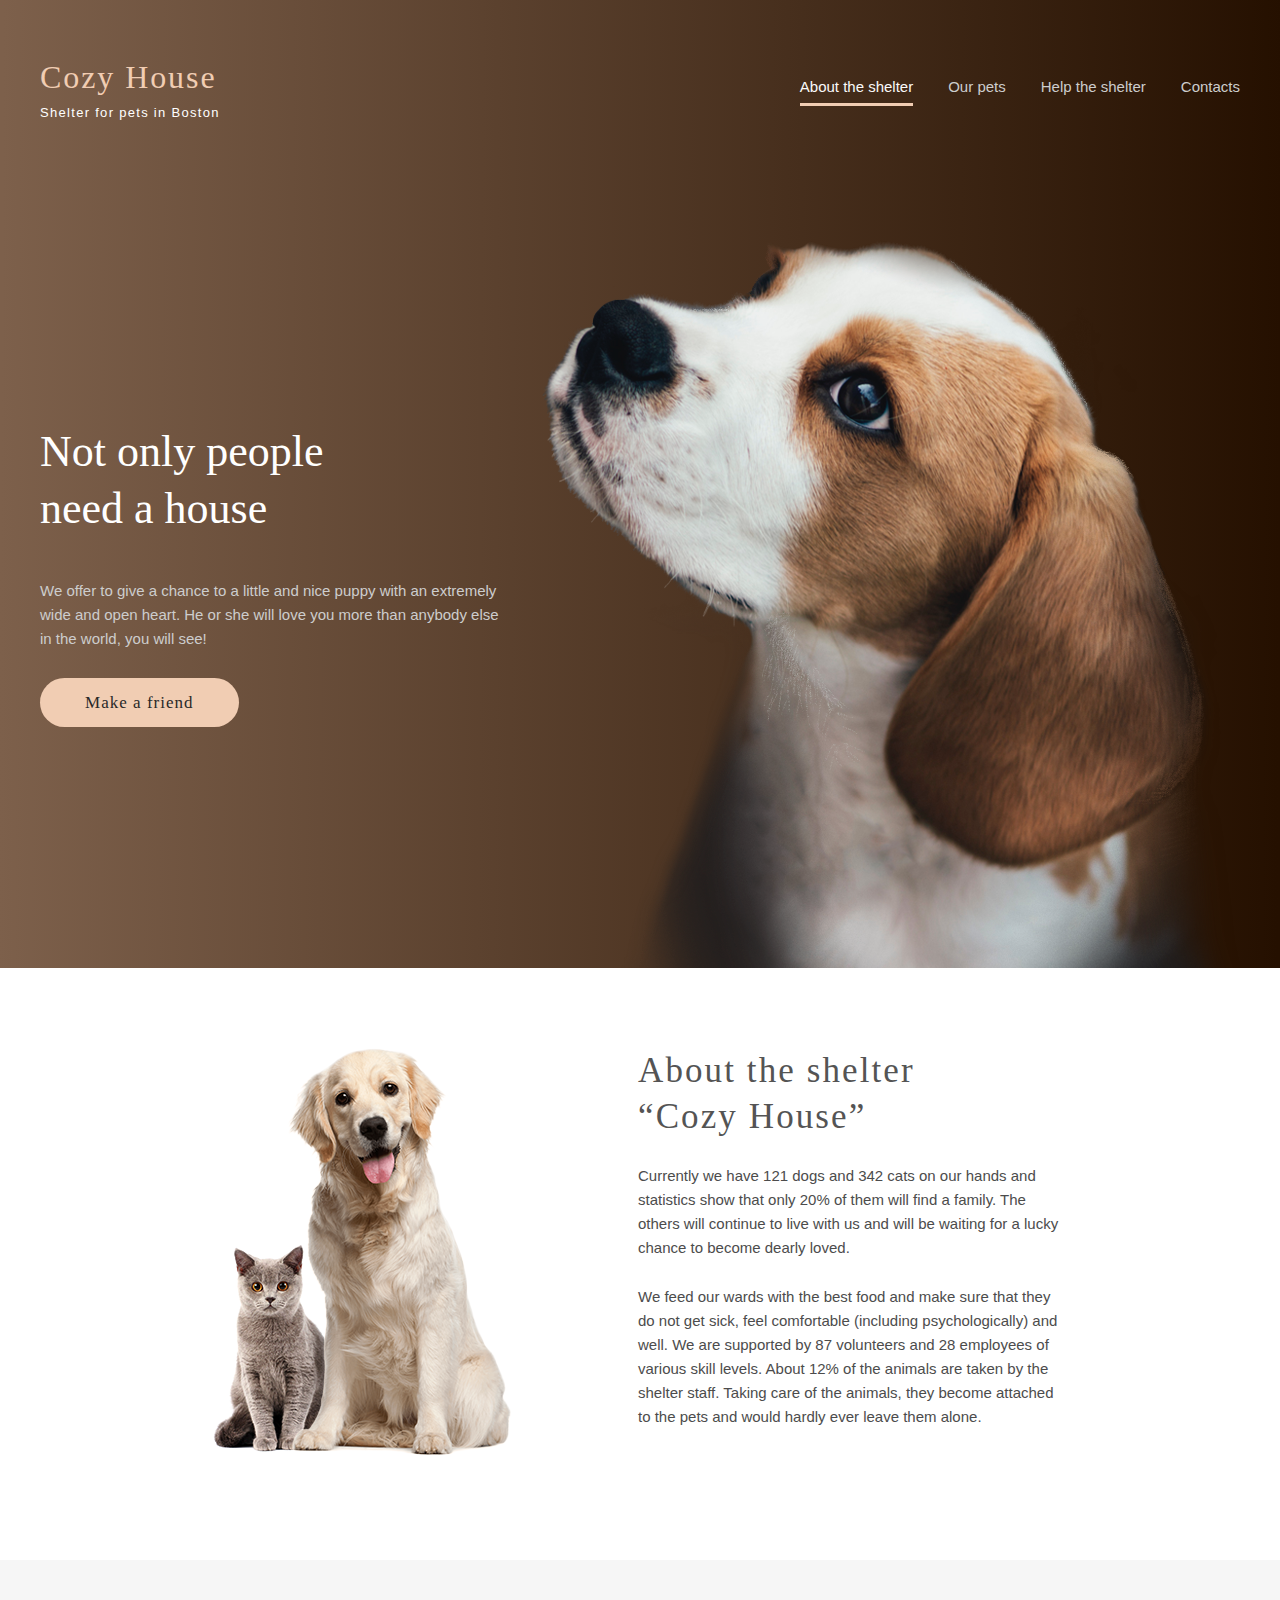
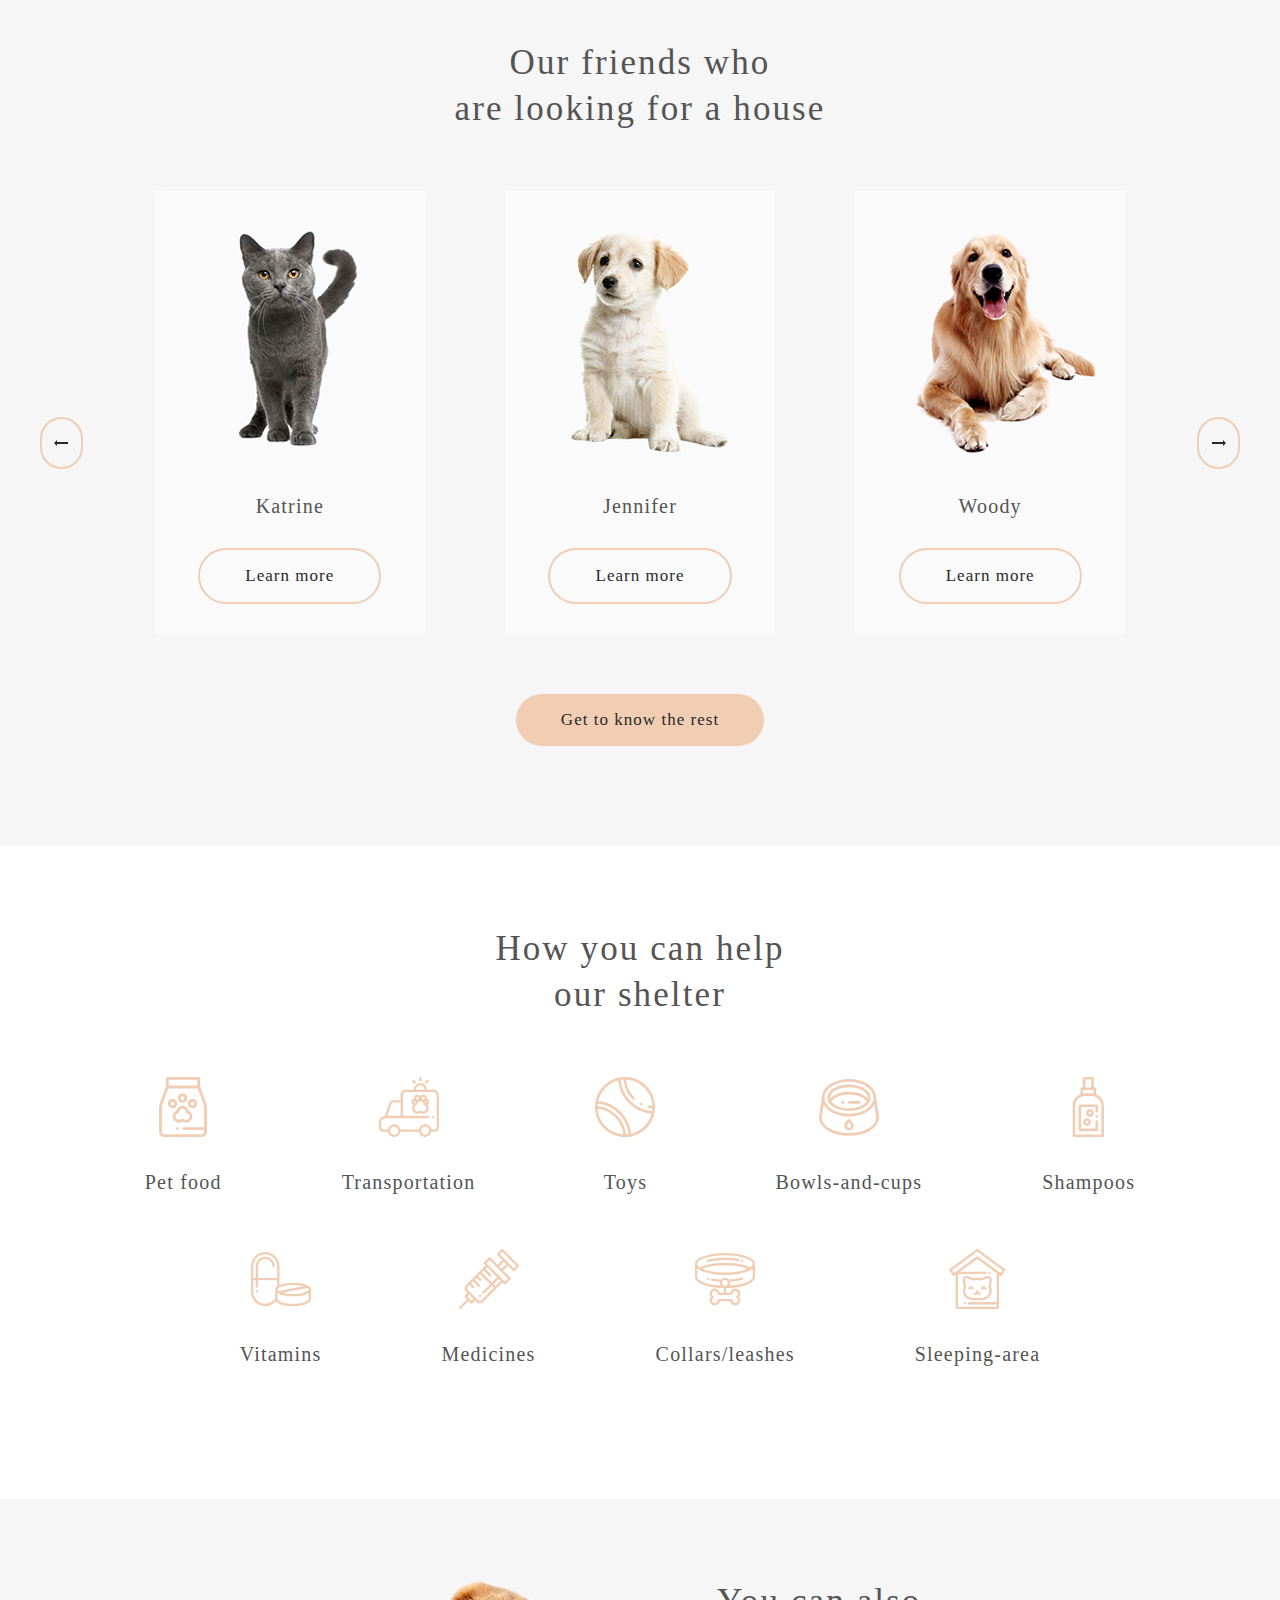
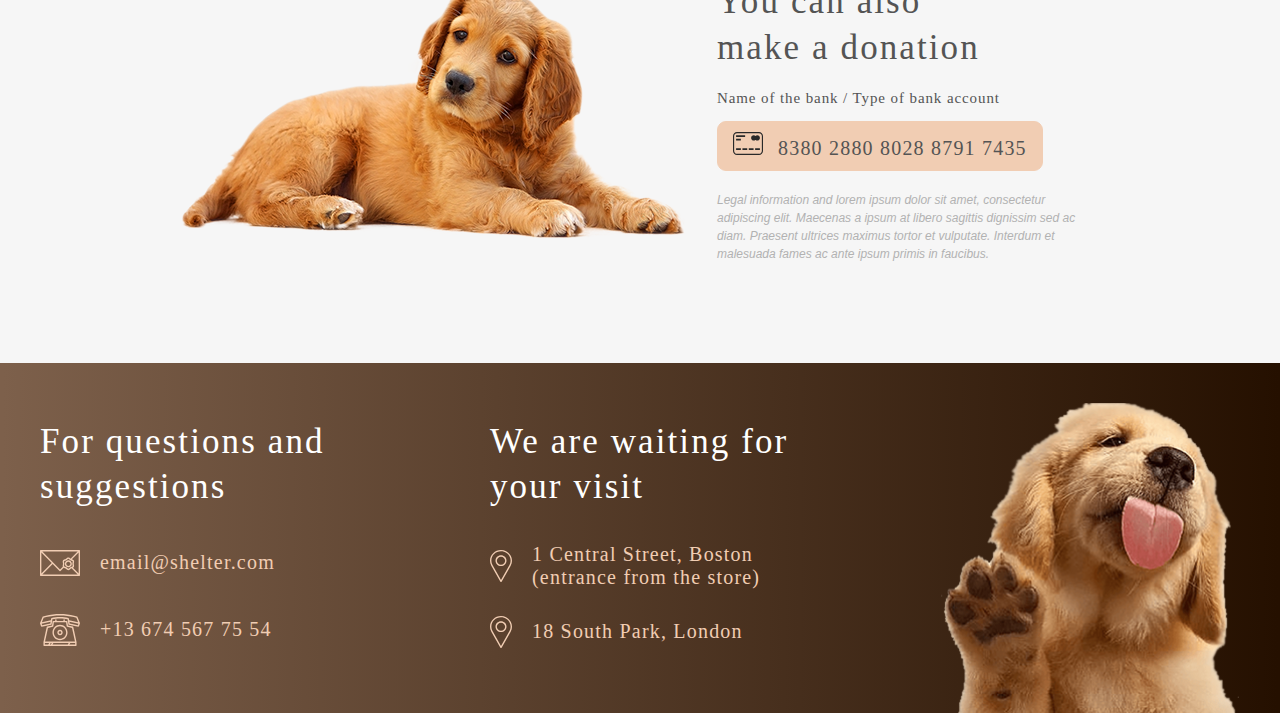
<file: index.html>
<!DOCTYPE html>
<html lang="en">

<head>
    <meta charset="UTF-8">
    <meta http-equiv="X-UA-Compatible" content="IE=edge">
    <meta name="viewport" content="width=device-width, initial-scale=1.0">
    <title>Dog Shelter</title>
    <link rel="stylesheet" href="./css/style.css">
</head>

<body>
    <header>
        <div class="container flex-wrapper">
            <div class="logo-wrapper">
                <a class="logo" href="#">Cozy House</a>
                <p class="slogan">Shelter for pets in Boston</p>
            </div>
            <img class="mobile-menu" src="./images/menu-new.svg" alt="menu">
            <nav>
                <ul>
                    <li><a class="activ" href="#">About the shelter</a></li>
                    <li><a href="page-2.html">Our pets</a></li>
                    <li><a href="#">Help the shelter</a></li>
                    <li><a href="#">Contacts</a></li>
                </ul>
            </nav>
        </div>
    </header>
    <main>
        <section class="one">
            <div class="container big-dog">
                <div class="part-one-one">
                    <h1>Not only people need a house</h1>
                    <p>We offer to give a chance to a little and nice puppy with an extremely wide and open heart. He or she will love you more than anybody else in the world, you will see!</p>
                    <a href="#">Make a friend</a>
                </div>
                <div class="part-one-two">
                    <img src="./images/big-dog.png" alt="dog">
                </div>
            </div>
        </section>
        <section class="two">
            <div class="container">
                <div class="cat-dog">
                    <div class="cat-dog-image">
                        <img src="./images/cat-dog.png" alt="cat-dog">
                    </div>
                    <div class="cat-dog-text">
                        <h2>About the shelter <br> “Cozy House”</h2>
                        <p>Currently we have 121 dogs and 342 cats on our hands and statistics show that only 20% of them will find a family. The others will continue to live with us and will be waiting for a lucky chance to become dearly loved.</p>
                        <p>We feed our wards with the best food and make sure that they do not get sick, feel comfortable (including psychologically) and well. We are supported by 87 volunteers and 28 employees of various skill levels. About 12% of the animals
                            are taken by the shelter staff. Taking care of the animals, they become attached to the pets and would hardly ever leave them alone.</p>
                    </div>
                </div>
            </div>
        </section>
        <section class="three">
            <div class="container">
                <div class="part-two">
                    <h2>Our friends who<br> are looking for a house</h2>
                    <div class="friends">
                        <button class="left"></button>
                        <div class="friends-two">
                            <div class="card card-one">
                                <img src="./images/pets-katrine.png" alt="katrine">
                                <p>Katrine</p>
                                <a class="learn-more" href="#">Learn more</a>
                            </div>
                            <div class="card">
                                <img src="./images/pets-jennifer.png" alt="jennifer">
                                <p>Jennifer</p>
                                <a class="learn-more" href="#">Learn more</a>
                            </div>
                            <div class="card">
                                <img src="./images/pets-woody.png" alt="woody">
                                <p>Woody</p>
                                <a class="learn-more" href="#">Learn more</a>
                            </div>
                        </div>
                        <button class="right"></button>
                    </div>
                    <a class="get" href="#">Get to know the rest</a>
                </div>
            </div>
        </section>
        <section class="four">
            <div class="container">
                <div class="part-three">
                    <h2>How you can help our shelter</h2>
                    <div class="help">
                        <div class="icon">
                            <img src="./images/icon-pet-food.svg" alt="pet-food">
                            <p>Pet food</p>
                        </div>
                        <div class="icon">
                            <img src="./images/icon-transportation.svg" alt="transportation">
                            <p>Transportation</p>
                        </div>
                        <div class="icon">
                            <img src="./images/icon-toys.svg" alt="toys">
                            <p>Toys</p>
                        </div>
                        <div class="icon">
                            <img src="./images/icon-bowls-and-cups.svg" alt="bowls-and-cups">
                            <p>Bowls-and-cups</p>
                        </div>
                        <div class="icon">
                            <img src="./images/icon-shampoos.svg" alt="shampoos">
                            <p>Shampoos</p>
                        </div>
                        <div class="icon">
                            <img src="./images/icon-vitamins.svg" alt="vitamins">
                            <p>Vitamins</p>
                        </div>
                        <div class="icon">
                            <img src="./images/icon-medicines.svg" alt="medicines">
                            <p>Medicines</p>
                        </div>
                        <div class="icon">
                            <img src="./images/icon-collars-leashes.svg" alt="collars-leashes">
                            <p>Collars/leashes</p>
                        </div>
                        <div class="icon">
                            <img src="./images/icon-sleeping-area.svg" alt="sleeping-area">
                            <p>Sleeping-area</p>
                        </div>
                    </div>
                </div>
            </div>
        </section>
        <section class="five">
            <div class="container">
                <div class="part-four">
                    <div class="dog-four">
                        <img src="./images/donation-dog.svg" alt="donation-dog">
                    </div>
                    <div class="donation">
                        <h2>You can also <br> make a donation</h2>
                        <p class="bank">Name of the bank / Type of bank account</p>
                        <p class="credit-card">8380 2880 8028 8791 7435</p>
                        <p class="legal">Legal information and lorem ipsum dolor sit amet, consectetur adipiscing elit. Maecenas a ipsum at libero sagittis dignissim sed ac diam. Praesent ultrices maximus tortor et vulputate. Interdum et malesuada fames ac ante ipsum
                            primis in faucibus.
                        </p>
                    </div>
                </div>
            </div>
        </section>
    </main>
    <footer>
        <div class="container">
            <div class="flex-footer">
                <div>
                    <h2>For questions and suggestions</h2>
                    <p class="email"><a href="mailto:email@shelter.com">email@shelter.com</a></p>
                    <p class="tel"><a href="tel:+136745677554">+13 674 567 75 54</a></p>
                </div>
                <div>
                    <h2>We are waiting for your visit</h2>
                    <p class="local">1 Central Street, Boston (entrance from the store)</p>
                    <p class="local">18 South Park, London </p>
                </div>
                <div>
                    <img src="./images/footer-puppy.png" alt="footer-puppy">
                </div>
            </div>
        </div>
    </footer>

</body>

</html>
</file>
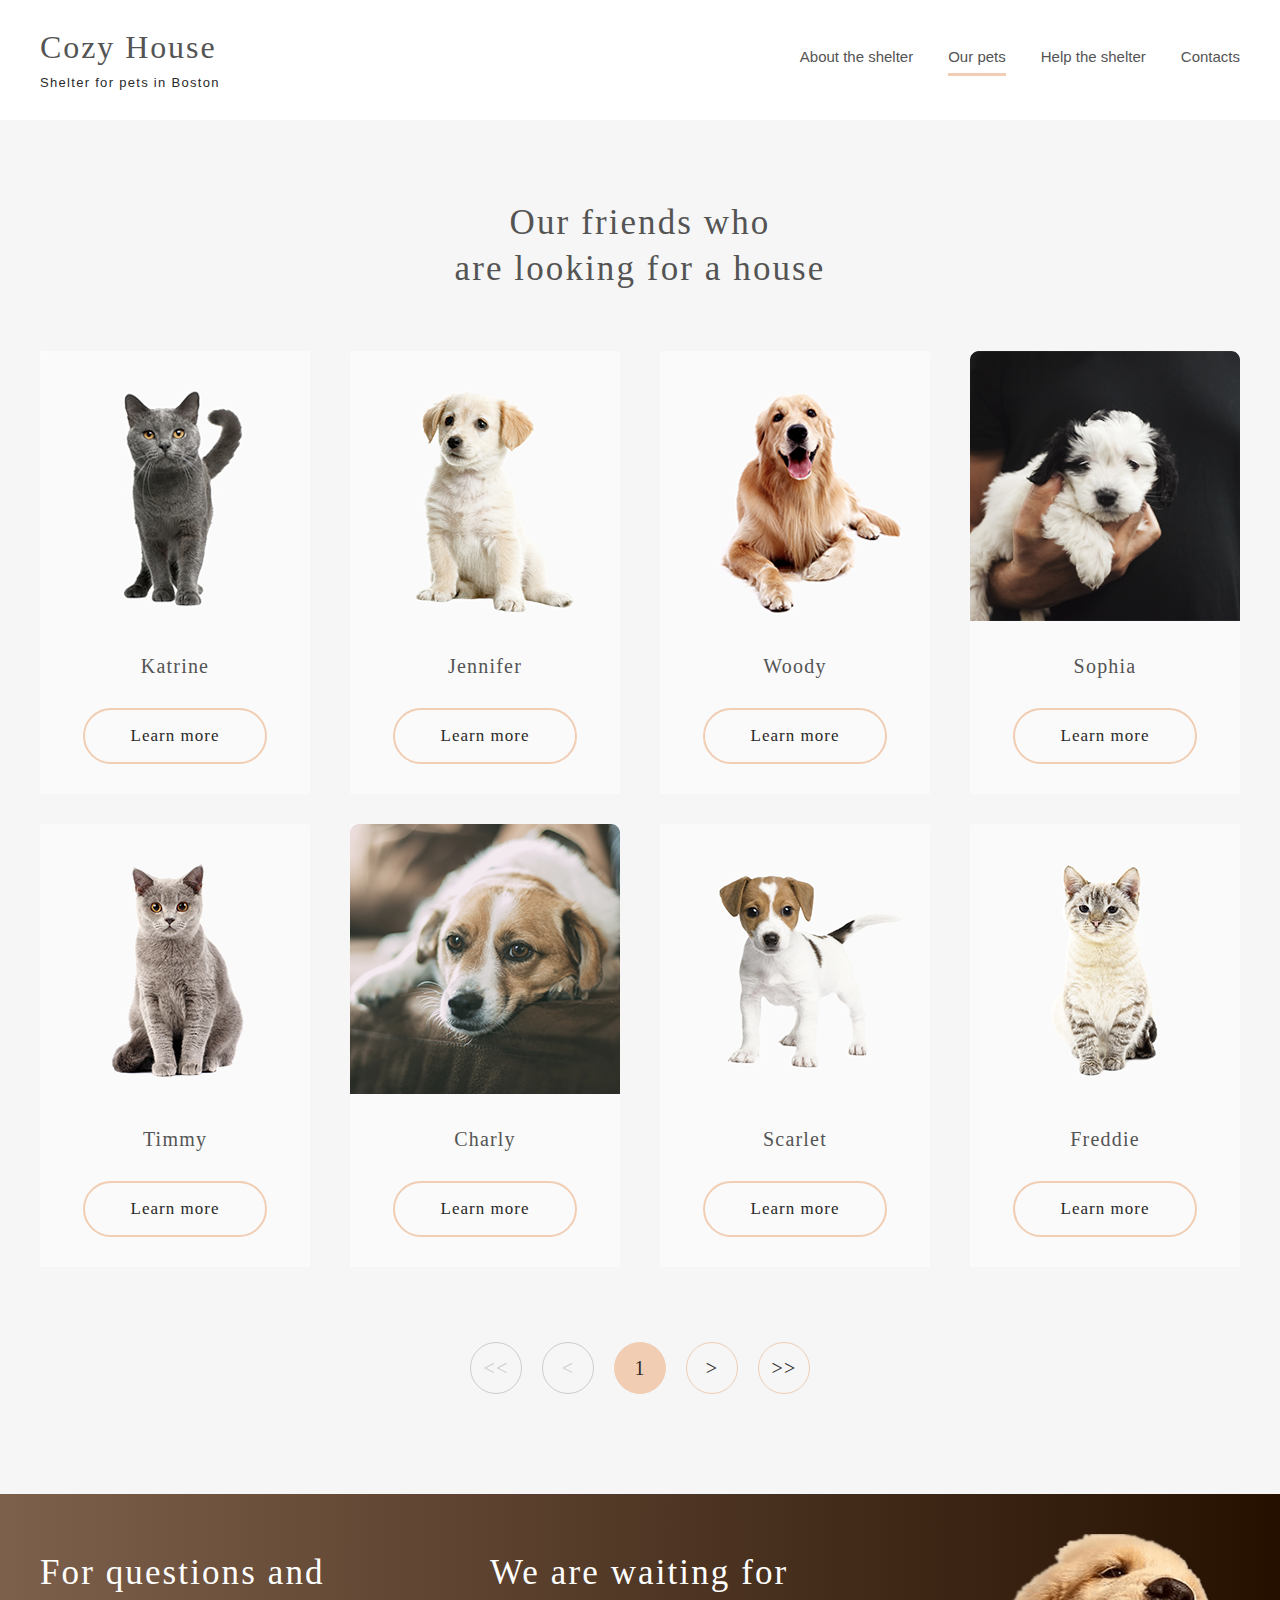
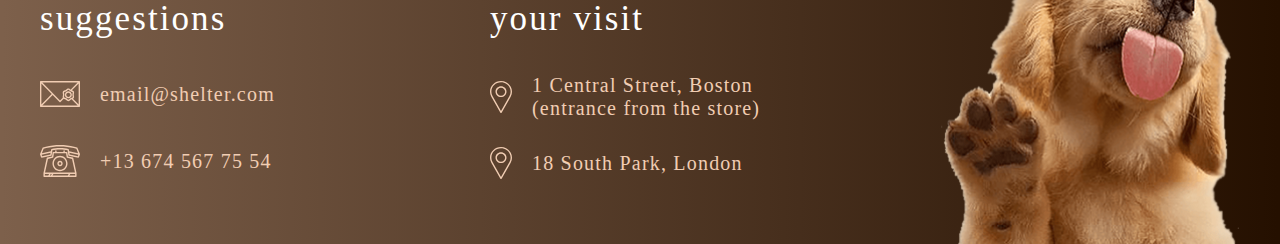
<file: page-2.html>
<!DOCTYPE html>
<html lang="en">

<head>
    <meta charset="UTF-8">
    <meta http-equiv="X-UA-Compatible" content="IE=edge">
    <meta name="viewport" content="width=device-width, initial-scale=1.0">
    <title>Our pets</title>
    <link rel="stylesheet" href="./css/page2-style.css">
</head>

<body>
    <header>
        <div class="container flex-wrapper ">
            <div class="logo-wrapper">
                <a class="logo" href="index.html">Cozy House</a>
                <p class="slogan">Shelter for pets in Boston</p>
            </div>
            <img class="mobile-menu" src="./images/menu-new.svg" alt="menu">
            <nav>
                <ul>
                    <li><a href="index.html">About the shelter</a></li>
                    <li><a class="activ" href="#">Our pets</a></li>
                    <li><a href="#">Help the shelter</a></li>
                    <li><a href="#">Contacts</a></li>
                </ul>
            </nav>
        </div>
    </header>
    <main>
        <div class="container">
            <h1>Our friends who <br> are looking for a house</h1>
            <div class="friends">
                <div class="card">
                    <img src="./images/pets-katrine.png" alt="katrine">
                    <p>Katrine</p>
                    <a class="learn-more" href="#">Learn more</a>
                </div>
                <div class="card">
                    <img src="./images/pets-jennifer.png" alt="jennifer">
                    <p>Jennifer</p>
                    <a class="learn-more" href="#">Learn more</a>
                </div>
                <div class="card">
                    <img src="./images/pets-woody.png" alt="woody">
                    <p>Woody</p>
                    <a class="learn-more" href="#">Learn more</a>
                </div>
                <div class="card">
                    <img src="./images/pets-sophia.png" alt="sophia">
                    <p>Sophia</p>
                    <a class="learn-more" href="#">Learn more</a>
                </div>
                <div class="card">
                    <img src="./images/pets-timmy.png" alt="timmy">
                    <p>Timmy</p>
                    <a class="learn-more" href="#">Learn more</a>
                </div>
                <div class="card">
                    <img src="./images/pets-charly.png" alt="charly">
                    <p>Charly</p>
                    <a class="learn-more" href="#">Learn more</a>
                </div>
                <div class="card">
                    <img src="./images/pets-scarlet.png" alt="scarlet">
                    <p>Scarlet</p>
                    <a class="learn-more" href="#">Learn more</a>
                </div>
                <div class="card">
                    <img src="./images/pets-freddie.png" alt="freddie">
                    <p>Freddie</p>
                    <a class="learn-more" href="#">Learn more</a>
                </div>


            </div>
            <div class="pets-nav">
                <button class="pets-nav-button disabled"><<</button>
                <button class="pets-nav-button disabled"><</button>
                <button class="pets-nav-button active-page">1</button>
                <button class="pets-nav-button active-nav">></button>
                <button class="pets-nav-button active-nav">>></button>
            </div>
    </main>
    <footer>
        <div class="container">
            <div class="flex-footer">
                <div>
                    <h2>For questions and suggestions</h2>
                    <p class="email"><a href="mailto:email@shelter.com">email@shelter.com</a></p>
                    <p class="tel"><a href="tel:+136745677554">+13 674 567 75 54</a></p>
                </div>
                <div>
                    <h2>We are waiting for your visit</h2>
                    <p class="local">1 Central Street, Boston (entrance from the store)</p>
                    <p class="local">18 South Park, London </p>
                </div>
                <div>
                    <img src="./images/footer-puppy.png" alt="footer-puppy">
                </div>
            </div>
        </div>

    </footer>

</body>

</html>
</file>
<file: css/style.css>
* {
        padding: 0;
        margin: 0;
        box-sizing: border-box;
    }
    
    .container {
        max-width: 1200px;
        margin: auto;
    }
    
    .two,
    .three,
    .four,
    .five {
        padding: 80px 0 100px;
    }
    
    header {
        padding: 60px 0;
        position: absolute;
        width: 100%;
        z-index: 69;
    }
    
    .flex-wrapper {
        display: flex;
        justify-content: space-between;
        align-items: center;
    }
    
    .mobile-menu {
        display: none;
    }
    
    header a {
        text-decoration: none;
    }
    
    nav ul {
        display: flex;
        list-style: none;
    }
    
    nav li {
        margin-left: 35px;
    }
    
    .logo {
        font-family: 'Georgia';
        font-style: normal;
        font-weight: 400;
        font-size: 32px;
        line-height: 110%;
        letter-spacing: 0.06em;
        color: #F1CDB3;
    }
    
    .slogan {
        font-family: 'Arial';
        font-style: normal;
        font-weight: 400;
        font-size: 13px;
        line-height: 15px;
        letter-spacing: 0.1em;
        color: #FFFFFF;
        margin-top: 10px;
    }
    
    nav a {
        font-family: 'Arial';
        font-style: normal;
        font-weight: 400;
        font-size: 15px;
        line-height: 160%;
        color: #CDCDCD;
        display: block;
        padding-bottom: 4px;
    }
    
    .activ {
        color: #FAFAFA;
        border-bottom: solid 3px rgba(241, 205, 179, 1);
    }
    
    .one {
        background-image: linear-gradient(90.26deg, #7D604B 0.23%, #251000 99.8%);
        padding-top: 180px;
    }
    
    .one img {
        display: block;
    }
    
    .big-dog {
        display: flex;
        justify-content: space-between;
        padding-top: 60px;
    }
    
    .part-one-one h1 {
        color: rgba(255, 255, 255, 1);
        font-family: Georgia, 'Times New Roman', Times, serif;
        font-weight: 400;
        font-size: 44px;
        line-height: 130%;
        margin-top: 183px;
        max-width: 325px;
        margin-bottom: 42px;
    }
    
    .part-one-one p {
        color: rgba(205, 205, 205, 1);
        font-family: Arial, Helvetica, sans-serif;
        font-weight: 400;
        font-size: 15px;
        line-height: 160%;
        max-width: 460px;
        margin-bottom: 41px;
    }
    
    .part-one-one a {
        text-decoration: none;
        color: rgba(41, 41, 41, 1);
        font-family: Georgia, 'Times New Roman', Times, serif;
        font-weight: 400;
        font-size: 17px;
        line-height: 130%;
        letter-spacing: 0.06em;
        border: #F1CDB3;
        border-radius: 100px;
        background-color: #F1CDB3;
        padding: 15px 45px;
    }
    
    .part-one-one a:hover {
        background-color: rgba(253, 220, 196, 1);
    }
    
    .cat-dog {
        display: flex;
        justify-content: center;
        background-color: rgba(255, 255, 255, 1);
    }
    
    .cat-dog-image {
        max-width: 430px;
        margin-right: 126px;
    }
    
    .cat-dog h2 {
        color: rgba(84, 84, 84, 1);
        font-family: 'Georgia';
        font-style: normal;
        font-weight: 400;
        font-size: 35px;
        line-height: 130%;
        letter-spacing: 0.06em;
    }
    
    .cat-dog p {
        font-family: 'Arial';
        color: #4C4C4C;
        font-style: normal;
        font-weight: 400;
        font-size: 15px;
        line-height: 160%;
        margin-top: 25px;
    }
    
    .cat-dog-text {
        max-width: 430px;
    }
    
    .three {
        background-color: rgba(246, 246, 246, 1);
    }
    
    .part-two {
        text-align: center;
    }
    
    .friends {
        display: flex;
        justify-content: space-between;
        align-items: center;
    }
    
    .friends-two {
        display: flex;
        justify-content: space-between;
        flex-grow: 1;
        width: 100%;
    }
    
    .card {
        flex-basis: 270px;
        margin-bottom: 60px;
        background-color: rgba(250, 250, 250, 1);
        text-align: center;
    }
    
    .three h2 {
        padding-bottom: 60px;
        text-align: center;
        font-family: 'Georgia';
        font-style: normal;
        font-weight: 400;
        font-size: 35px;
        line-height: 130%;
        letter-spacing: 0.06em;
        color: #545454;
    }
    
    .learn-more {
        display: inline-block;
        padding: 15px 45px;
        border: #F1CDB3 solid 2px;
        font-family: 'Georgia';
        font-style: normal;
        font-weight: 400;
        font-size: 17px;
        line-height: 130%;
        letter-spacing: 0.06em;
        color: #292929;
        text-decoration: none;
        border-radius: 100px;
        margin-bottom: 30px;
    }
    
    .learn-more:hover {
        background-color: rgba(253, 220, 196, 1);
    }
    
    .friends p {
        font-family: 'Georgia';
        font-style: normal;
        font-weight: 400;
        font-size: 20px;
        line-height: 23px;
        letter-spacing: 0.06em;
        color: #545454;
        padding: 30px 0;
        text-align: center;
    }
    
    .card:hover {
        background-color: #FFFFFF;
    }
    
    .get {
        display: inline-block;
        text-decoration: none;
        font-family: 'Georgia';
        font-style: normal;
        font-weight: 400;
        font-size: 17px;
        line-height: 130%;
        letter-spacing: 0.06em;
        color: #292929;
        background-color: #F1CDB3;
        border-radius: 100px;
        padding: 15px 45px;
    }
    
    .get:hover {
        background-color: rgba(253, 220, 196, 1);
    }
    
    .friends button img {
        padding: 23px 19px;
    }
    
    .left {
        width: 52px;
        height: 52px;
        border: 2px solid #F1CDB3;
        border-radius: 100px;
        background-color: rgba(246, 246, 246, 1);
        background-image: url(../images/arrow-1.svg);
        background-repeat: no-repeat;
        background-position: center;
        margin-right: 72px;
    }
    
    .right {
        width: 52px;
        height: 52px;
        border: 2px solid #F1CDB3;
        border-radius: 100px;
        background-color: rgba(246, 246, 246, 1);
        background-image: url(../images/arrow-2.svg);
        background-repeat: no-repeat;
        background-position: center;
        margin-left: 72px;
    }
    
    .three button:hover {
        background-color: rgba(253, 220, 196, 1);
        cursor: pointer;
    }
    
    .four {
        background: #FFFFFF;
    }
    
    .four h2 {
        font-family: 'Georgia';
        font-style: normal;
        font-weight: 400;
        font-size: 35px;
        line-height: 130%;
        letter-spacing: 0.06em;
        color: #545454;
        text-align: center;
        max-width: 308px;
        margin: auto;
        margin-bottom: 5px;
        vertical-align: middle;
    }
    
    .help {
        display: flex;
        flex-wrap: wrap;
        justify-content: center;
        align-items: center;
        padding-bottom: 33px;
    }
    
    .help p {
        font-family: 'Georgia';
        font-style: normal;
        font-weight: 400;
        font-size: 20px;
        line-height: 115%;
        letter-spacing: 0.06em;
        color: #545454;
        text-align: center;
    }
    
    .icon {
        margin-right: 60px;
        margin-left: 60px;
        text-align: center;
        margin-top: 55px;
    }
    
    .help img {
        padding-bottom: 30px;
    }
    
    .five {
        background-color: rgba(246, 246, 246, 1);
    }
    
    .part-four {
        display: flex;
    }
    
    .donation h2 {
        font-family: 'Georgia';
        font-style: normal;
        font-weight: 400;
        font-size: 35px;
        line-height: 130%;
        letter-spacing: 0.06em;
        color: #545454;
    }
    
    .bank {
        font-family: 'Georgia';
        font-style: normal;
        font-weight: 400;
        font-size: 15px;
        line-height: 110%;
        letter-spacing: 0.06em;
        color: #545454;
        padding: 20px 0 14px;
    }
    
    .credit-card {
        font-family: 'Georgia';
        font-style: normal;
        font-weight: 400;
        font-size: 20px;
        line-height: 115%;
        letter-spacing: 0.06em;
        color: #545454;
        border: #F1CDB3 1px solid;
        border-radius: 9px;
        background-color: #F1CDB3;
        padding: 10px 15px 10px 0;
        display: inline-block;
    }
    
    .credit-card::before {
        content: url(../images/credit-card.svg);
        padding-left: 15px;
        padding-right: 15px;
    }
    
    .legal {
        font-family: 'Arial';
        font-style: italic;
        font-weight: 400;
        font-size: 12px;
        line-height: 18px;
        color: #B2B2B2;
        max-width: 380px;
        padding-top: 20px;
    }
    
    .dog-four {
        margin-left: 142px;
        margin-right: 30px;
    }
    
    .donation {
        max-width: 380px;
    }
    
    footer {
        background: linear-gradient(90.26deg, #7D604B 0.23%, #251000 99.8%);
        padding-top: 40px;
    }
    
    .flex-footer {
        display: flex;
        justify-content: space-between;
        align-items: flex-start;
    }
    
    footer h2 {
        font-family: 'Georgia';
        font-style: normal;
        font-weight: 400;
        font-size: 35px;
        line-height: 130%;
        letter-spacing: 0.06em;
        color: #FFFFFF;
        padding-top: 16px;
        margin-bottom: 33px;
    }
    
    footer a {
        text-decoration: none;
        color: #F1CDB3;
    }
    
    footer p {
        font-family: 'Georgia';
        font-style: normal;
        font-weight: 400;
        font-size: 20px;
        line-height: 115%;
        letter-spacing: 0.06em;
        color: #F1CDB3;
        min-width: 46px;
        padding-left: 60px;
        display: flex;
        align-items: center;
        margin-bottom: 27px;
    }
    
    footer .flex-footer>div {
        width: 300px;
    }
    
    .email {
        background: url(../images/icon-email.svg) no-repeat left center;
        min-height: 40px;
    }
    
    .tel {
        background: url(../images/icon-phone.svg) no-repeat left center;
        min-height: 40px;
    }
    
    .local {
        background: url(../images/icon-marker.svg) no-repeat left center;
        min-height: 32px;
        padding-left: 42px;
    }
    
    footer img {
        display: block;
    }
    
    @media(max-width: 1200px) {
        .container {
            max-width: 95%;
        }
    }
    
    @media(max-width: 1150px) {
        .card:last-child {
            display: none;
        }
        .friends-two {
            display: flex;
            justify-content: space-around;
        }
    }
    
    @media(max-width: 1000px) {
        .part-one-two {
            display: none;
        }
        .big-dog {
            padding-bottom: 50px;
        }
        .part-one-one h1 {
            max-width: 100%;
            margin-top: 0px;
            font-size: 35px;
        }
        .part-one-one p {
            max-width: 100%;
        }
        .part-four {
            flex-direction: column;
            align-items: center
        }
    }
    
    @media(max-width: 950px) {
        .flex-footer {
            flex-wrap: wrap;
            justify-content: space-evenly;
            align-items: center;
        }
    }
    
    @media(max-width: 900px) {
        .card:nth-child(2) {
            display: none;
        }
    }
    
    @media(max-width: 700px) {
        .cat-dog {
            flex-wrap: wrap;
            justify-content: space-around;
        }
        nav {
            display: none;
        }
        .mobile-menu {
            display: inline-block;
        }
    }
    
    @media(max-width: 650px) {
        .dog-four {
            display: none;
        }
    }
    
    @media(max-width: 550px) {
        .cat-dog-image {
            display: none;
        }
        .left {
            order: 1;
            margin-right: 30px;
        }
        .right {
            order: 2;
            margin-left: 30px;
        }
        .friends {
            flex-wrap: wrap;
            justify-content: space-evenly;
        }
        .card-one {
            flex-basis: auto;
            width: 100%;
        }
        .card {
            flex-basis: auto;
            width: 100%;
        }
        .get {
            margin-top: 60px;
        }
    }
    
    @media(max-width: 370px) {
        .credit-card {
            font-size: 16px;
        }
    }
</file>
<file: css/page2-style.css>
* {
                        padding: 0;
                        margin: 0;
                        box-sizing: border-box;
                    }
                    
                    .container {
                        max-width: 1200px;
                        margin: auto;
                    }
                    
                    header {
                        background-color: #FFFFFF;
                        padding-top: 30px;
                        padding-bottom: 30px;
                    }
                    
                    .mobile-menu {
                        display: none;
                    }
                    
                    .flex-wrapper {
                        display: flex;
                        justify-content: space-between;
                        align-items: center;
                    }
                    
                    header a {
                        text-decoration: none;
                    }
                    
                    nav ul {
                        display: flex;
                        list-style: none;
                    }
                    
                    nav li {
                        margin-left: 35px;
                    }
                    
                    .logo {
                        font-family: 'Georgia';
                        font-style: normal;
                        font-weight: 400;
                        font-size: 32px;
                        line-height: 110%;
                        letter-spacing: 0.06em;
                        color: #545454;
                    }
                    
                    .slogan {
                        font-family: 'Arial';
                        font-style: normal;
                        font-weight: 400;
                        font-size: 13px;
                        line-height: 15px;
                        letter-spacing: 0.1em;
                        color: #292929;
                        margin-top: 10px;
                    }
                    
                    nav a {
                        font-family: 'Arial';
                        font-style: normal;
                        font-weight: 400;
                        font-size: 15px;
                        line-height: 160%;
                        color: #545454;
                        display: block;
                        padding-bottom: 4px;
                    }
                    
                    .activ {
                        color: #545454;
                        border-bottom: solid 3px rgba(241, 205, 179, 1);
                    }
                    
                    main {
                        background-color: #F6F6F6;
                        padding-top: 80px;
                        padding-bottom: 100px;
                    }
                    
                    main h1 {
                        font-family: 'Georgia';
                        font-style: normal;
                        font-weight: 400;
                        font-size: 35px;
                        line-height: 130%;
                        letter-spacing: 0.06em;
                        color: #545454;
                        margin-bottom: 60px;
                        text-align: center;
                    }
                    
                    .friends {
                        display: flex;
                        flex-wrap: wrap;
                        justify-content: space-between;
                    }
                    
                    .card {
                        background-color: rgba(250, 250, 250, 1);
                        flex-basis: 270px;
                        margin-bottom: 30px;
                        text-align: center;
                    }
                    
                    .card:hover {
                        background-color: #FFFFFF;
                    }
                    
                    .friends p {
                        font-family: 'Georgia';
                        font-style: normal;
                        font-weight: 400;
                        font-size: 20px;
                        line-height: 23px;
                        letter-spacing: 0.06em;
                        color: #545454;
                        margin: 30px 0;
                    }
                    
                    .learn-more {
                        display: inline-block;
                        padding: 15px 45px;
                        border: #F1CDB3 solid 2px;
                        font-family: 'Georgia';
                        font-style: normal;
                        font-weight: 400;
                        font-size: 17px;
                        line-height: 130%;
                        letter-spacing: 0.06em;
                        color: #292929;
                        text-decoration: none;
                        border-radius: 100px;
                        margin-bottom: 30px;
                        text-align: center;
                    }
                    
                    .learn-more:hover {
                        background-color: rgba(253, 220, 196, 1);
                    }
                    
                    .pets-nav {
                        width: 340px;
                        margin: auto;
                        display: flex;
                        justify-content: space-between;
                    }
                    
                    .pets-nav-button {
                        width: 52px;
                        height: 52px;
                        display: flex;
                        justify-content: center;
                        align-items: center;
                        background-color: rgba(246, 246, 246, 1);
                        cursor: pointer;
                        margin-top: 45px;
                    }
                    
                    .pets-nav .disabled {
                        border-radius: 50%;
                        border: #CDCDCD 1px solid;
                        color: #CDCDCD;
                        font-family: 'Georgia';
                        font-style: normal;
                        font-weight: 400;
                        font-size: 20px;
                        line-height: 115%;
                        letter-spacing: 0.06em;
                    }
                    
                    .pets-nav .active-page {
                        border-radius: 50%;
                        border: rgba(241, 205, 179, 1) 1px solid;
                        background-color: rgba(241, 205, 179, 1);
                        font-family: 'Georgia';
                        font-style: normal;
                        font-weight: 400;
                        font-size: 20px;
                        line-height: 115%;
                        letter-spacing: 0.06em;
                        color: #292929;
                    }
                    
                    .pets-nav .active-nav {
                        border-radius: 50%;
                        border: rgba(241, 205, 179, 1) 1px solid;
                        color: #292929;
                        font-family: 'Georgia';
                        font-style: normal;
                        font-weight: 400;
                        font-size: 20px;
                        line-height: 115%;
                        letter-spacing: 0.06em;
                    }
                    
                    footer {
                        background: linear-gradient(90.26deg, #7D604B 0.23%, #251000 99.8%);
                        padding-top: 40px;
                    }
                    
                    .flex-footer {
                        display: flex;
                        justify-content: space-between;
                        align-items: flex-start;
                    }
                    
                    footer h2 {
                        font-family: 'Georgia';
                        font-style: normal;
                        font-weight: 400;
                        font-size: 35px;
                        line-height: 130%;
                        letter-spacing: 0.06em;
                        color: #FFFFFF;
                        padding-top: 16px;
                        margin-bottom: 33px;
                    }
                    
                    footer a {
                        text-decoration: none;
                        color: #F1CDB3;
                    }
                    
                    footer p {
                        font-family: 'Georgia';
                        font-style: normal;
                        font-weight: 400;
                        font-size: 20px;
                        line-height: 115%;
                        letter-spacing: 0.06em;
                        color: #F1CDB3;
                        min-width: 46px;
                        padding-left: 60px;
                        display: flex;
                        align-items: center;
                        margin-bottom: 27px;
                    }
                    
                    footer .flex-footer>div {
                        width: 300px;
                    }
                    
                    .email {
                        background: url(../images/icon-email.svg) no-repeat left center;
                        min-height: 40px;
                    }
                    
                    .tel {
                        background: url(../images/icon-phone.svg) no-repeat left center;
                        min-height: 40px;
                    }
                    
                    .local {
                        background: url(../images/icon-marker.svg) no-repeat left center;
                        min-height: 32px;
                        padding-left: 42px;
                    }
                    
                    footer img {
                        display: block;
                    }
                    
                    @media(max-width: 1200px) {
                        .container {
                            max-width: 95%;
                        }
                    }
                    
                    @media(max-width: 1150px) {
                        .friends {
                            justify-content: space-around;
                        }
                    }
                    
                    @media(max-width: 950px) {
                        .flex-footer {
                            flex-wrap: wrap;
                            justify-content: space-evenly;
                            align-items: center;
                        }
                    }
                    
                    @media(max-width: 768px) {
                        .card:nth-child(7) {
                            display: none;
                        }
                        .card:nth-child(8) {
                            display: none;
                        }
                        .friends {
                            justify-content: space-around;
                        }
                    }
                    
                    @media(max-width: 700px) {
                        nav {
                            display: none;
                        }
                        .mobile-menu {
                            display: inline-block;
                        }
                    }
                    
                    @media(max-width: 600px) {
                        .card:nth-last-child(odd) {
                            display: none;
                        }
                    }
                    
                    @media(max-width: 380px) {
                        .pets-nav {
                            width: 300px;
                            justify-content: space-evenly;
                        }
                    }
</file>
